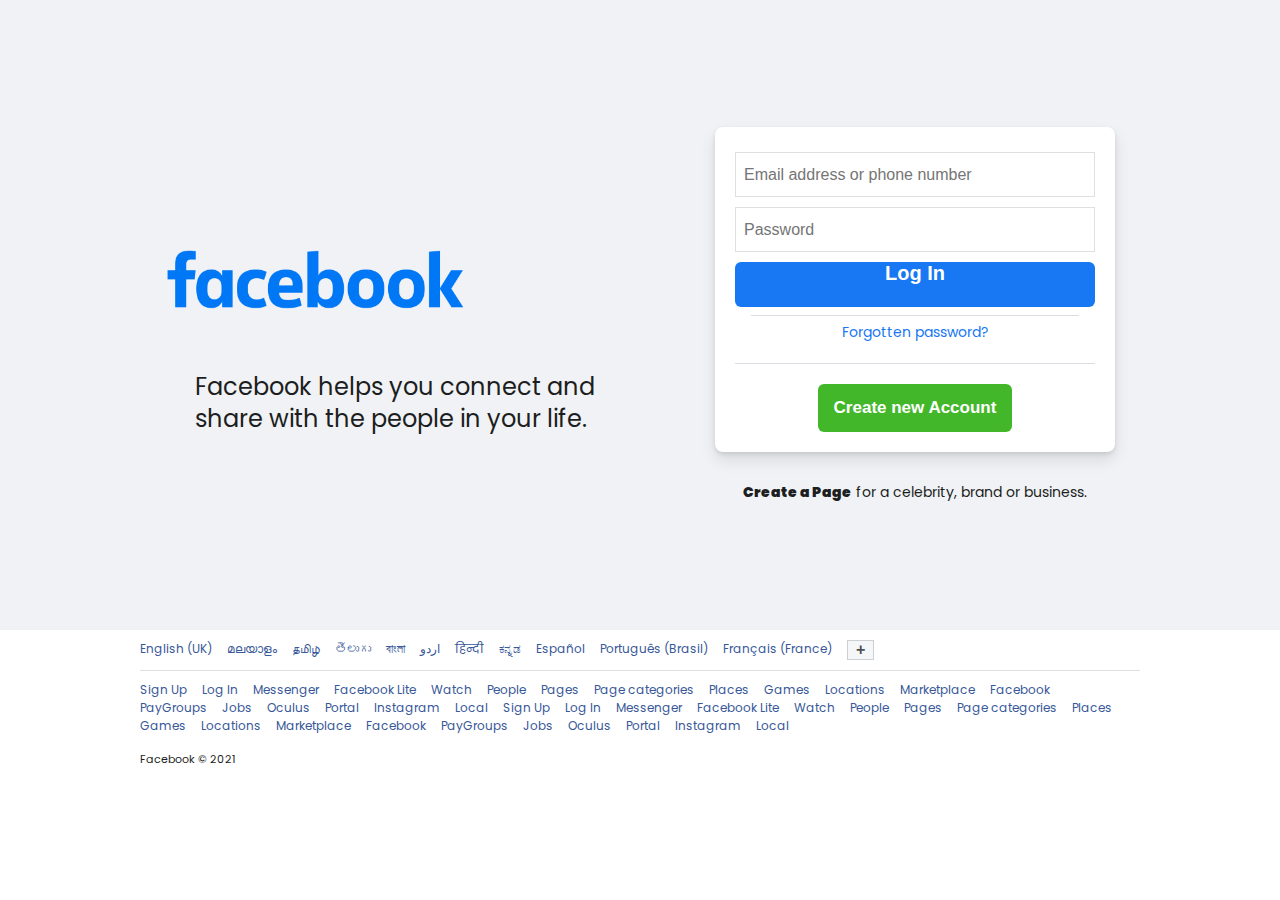
<file: index.html>
<!DOCTYPE html>
<html lang="en">

<head>
    <meta charset="UTF-8">
    <meta http-equiv="X-UA-Compatible" content="IE=edge">
    <title>Facebook</title>
    <link rel="preconnect" href="https://fonts.gstatic.com">
    <link href="https://fonts.googleapis.com/css2?family=Poppins:wght@400;500;600;700&display=swap"rel="stylesheet">
    <link rel="stylesheet" href="style.css">
</head>

<body>
    <main>
        <div class="row">
            <div class="col-logo">
                <img src="fb_logo.png"alt="Logo">
                <h2>Facebook helps you connect and share with the people in your life.</h2>
            </div>
            <div class="col-form">
                <div class="form-container">
                    <input type="text" placeholder="Email address or phone number">
                    <input type="password" placeholder="Password">
                    <button class="btn-login">Log In<a href="quiz.html"></a></button>
                    <a href="#">Forgotten password?</a>
                    <button class="btn-new">Create new Account</button>
                </div>
                <p><a href="#"><b>Create a Page</b></a> for a celebrity, brand or business.</p>
            </div>
        </div>
    </main>
    <footer>
        <div class="footer-contents">
            <ol>
                <li>English (UK)</li>
                <li><a href="#">മലയാളം</a></li>
                <li><a href="#">தமிழ்</a></li>
                <li><a href="#">తెలుగు</a></li>
                <li><a href="#">বাংলা</a></li>
                <li><a href="#">اردو</a></li>
                <li><a href="#">हिन्दी</a></li>
                <li><a href="#">ಕನ್ನಡ</a></li>
                <li><a href="#">Español</a></li>
                <li><a href="#">Português (Brasil)</a></li>
                <li><a href="#">Français (France)</a></li>
                <li><button>+</button></li>
            </ol>

            <ol>
                <li><a href="#">Sign Up</a></li>
                <li><a href="#">Log In </a></li>
                <li><a href="#">Messenger</a></li>
                <li><a href="#">Facebook Lite</a></li>
                <li><a href="#">Watch</a></li>
                <li><a href="#">People</a></li>
                <li><a href="#">Pages</a></li>
                <li><a href="#">Page categories</a></li>
                <li><a href="#">Places</a></li>
                <li><a href="#">Games</a></li>
                <li><a href="#">Locations</a></li>
                <li><a href="#">Marketplace</a></li>
                <li><a href="#">Facebook</a></li>
                <li><a href="#">PayGroups</a></li>
                <li><a href="#">Jobs</a></li>
                <li><a href="#">Oculus</a></li>
                <li><a href="#">Portal</a></li>
                <li><a href="#">Instagram</a></li>
                <li><a href="#">Local</a></li>
                <li><a href="#">Sign Up</a></li>
                <li><a href="#">Log In </a></li>
                <li><a href="#">Messenger</a></li>
                <li><a href="#">Facebook Lite</a></li>
                <li><a href="#">Watch</a></li>
                <li><a href="#">People</a></li>
                <li><a href="#">Pages</a></li>
                <li><a href="#">Page categories</a></li>
                <li><a href="#">Places</a></li>
                <li><a href="#">Games</a></li>
                <li><a href="#">Locations</a></li>
                <li><a href="#">Marketplace</a></li>
                <li><a href="#">Facebook</a></li>
                <li><a href="#">PayGroups</a></li>
                <li><a href="#">Jobs</a></li>
                <li><a href="#">Oculus</a></li>
                <li><a href="#">Portal</a></li>
                <li><a href="#">Instagram</a></li>
                <li><a href="#">Local</a></li>
            </ol>
            <small>Facebook © 2021</small>
        </div>
    </footer>
</body>

</html>
</file>
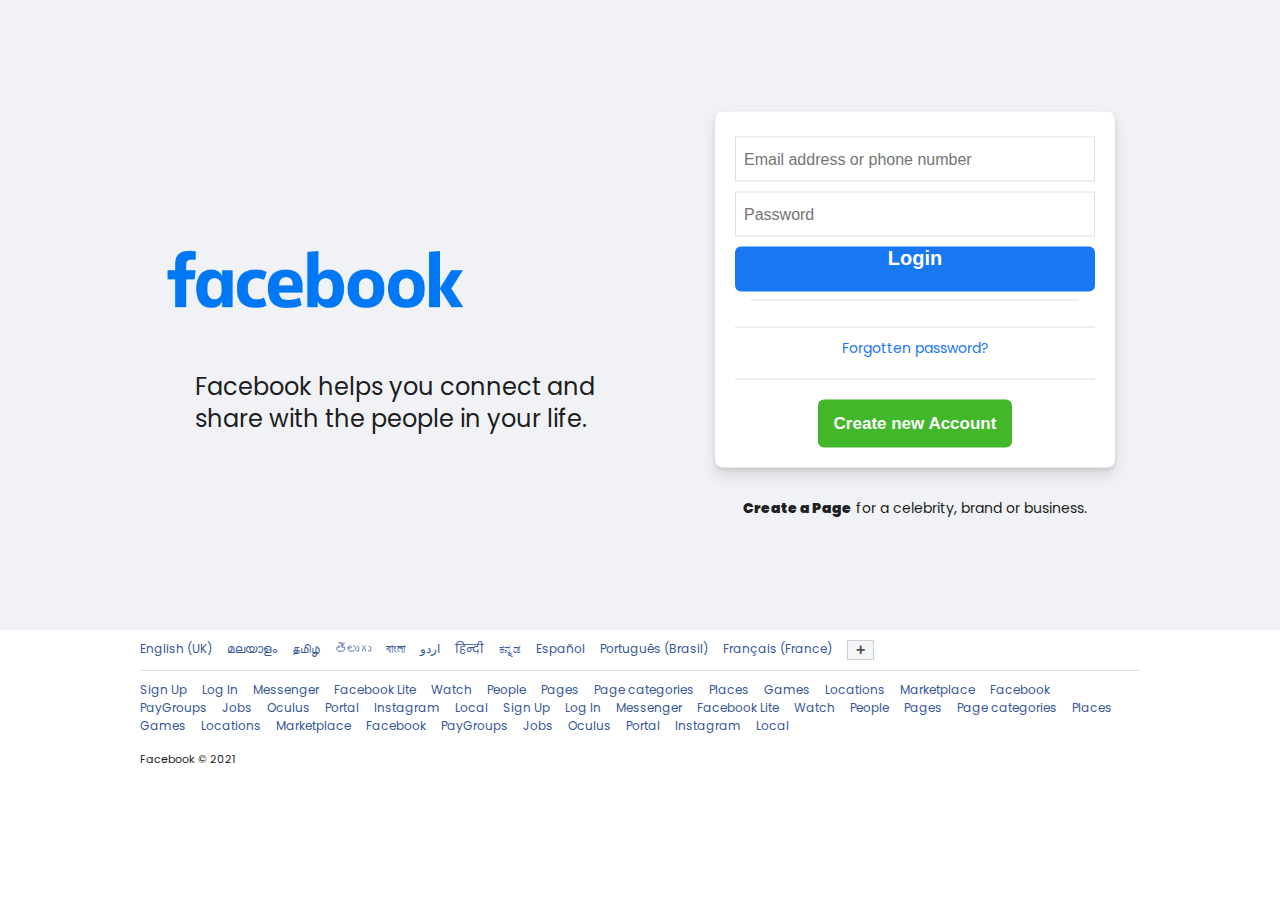
<file: Fblogin.html>
<!DOCTYPE html>
<html lang="en">

<head>
    <meta charset="UTF-8">
    <meta http-equiv="X-UA-Compatible" content="IE=edge">
    <title>Facebook</title>
    <link rel="preconnect" href="https://fonts.gstatic.com">
    <link href="https://fonts.googleapis.com/css2?family=Poppins:wght@400;500;600;700&display=swap"rel="stylesheet">
    <link rel="stylesheet" href="style.css">
</head>

<body>
    <main>
        <div class="row">
            <div class="col-logo">
                <img src="fb_logo.png"alt="Logo">
                <h2>Facebook helps you connect and share with the people in your life.</h2>
            </div>
            <div class="col-form">
                <div class="form-container">
                    <input type="text" placeholder="Email address or phone number">
                    <input type="password" placeholder="Password">
                    <button class="btn-login">Login <a href="quiz.html"></button>
                    <a href="#">Forgotten password?</a>
                    <button class="btn-new">Create new Account</button>
                </div>
                <p><a href="#"><b>Create a Page</b></a> for a celebrity, brand or business.</p>
            </div>
        </div>
    </main>
    <footer>
        <div class="footer-contents">
            <ol>
                <li>English (UK)</li>
                <li><a href="#">മലയാളം</a></li>
                <li><a href="#">தமிழ்</a></li>
                <li><a href="#">తెలుగు</a></li>
                <li><a href="#">বাংলা</a></li>
                <li><a href="#">اردو</a></li>
                <li><a href="#">हिन्दी</a></li>
                <li><a href="#">ಕನ್ನಡ</a></li>
                <li><a href="#">Español</a></li>
                <li><a href="#">Português (Brasil)</a></li>
                <li><a href="#">Français (France)</a></li>
                <li><button>+</button></li>
            </ol>

            <ol>
                <li><a href="#">Sign Up</a></li>
                <li><a href="#">Log In </a></li>
                <li><a href="#">Messenger</a></li>
                <li><a href="#">Facebook Lite</a></li>
                <li><a href="#">Watch</a></li>
                <li><a href="#">People</a></li>
                <li><a href="#">Pages</a></li>
                <li><a href="#">Page categories</a></li>
                <li><a href="#">Places</a></li>
                <li><a href="#">Games</a></li>
                <li><a href="#">Locations</a></li>
                <li><a href="#">Marketplace</a></li>
                <li><a href="#">Facebook</a></li>
                <li><a href="#">PayGroups</a></li>
                <li><a href="#">Jobs</a></li>
                <li><a href="#">Oculus</a></li>
                <li><a href="#">Portal</a></li>
                <li><a href="#">Instagram</a></li>
                <li><a href="#">Local</a></li>
                <li><a href="#">Sign Up</a></li>
                <li><a href="#">Log In </a></li>
                <li><a href="#">Messenger</a></li>
                <li><a href="#">Facebook Lite</a></li>
                <li><a href="#">Watch</a></li>
                <li><a href="#">People</a></li>
                <li><a href="#">Pages</a></li>
                <li><a href="#">Page categories</a></li>
                <li><a href="#">Places</a></li>
                <li><a href="#">Games</a></li>
                <li><a href="#">Locations</a></li>
                <li><a href="#">Marketplace</a></li>
                <li><a href="#">Facebook</a></li>
                <li><a href="#">PayGroups</a></li>
                <li><a href="#">Jobs</a></li>
                <li><a href="#">Oculus</a></li>
                <li><a href="#">Portal</a></li>
                <li><a href="#">Instagram</a></li>
                <li><a href="#">Local</a></li>
            </ol>
            <small>Facebook © 2021</small>
        </div>
    </footer>
</body>

</html>
</file>
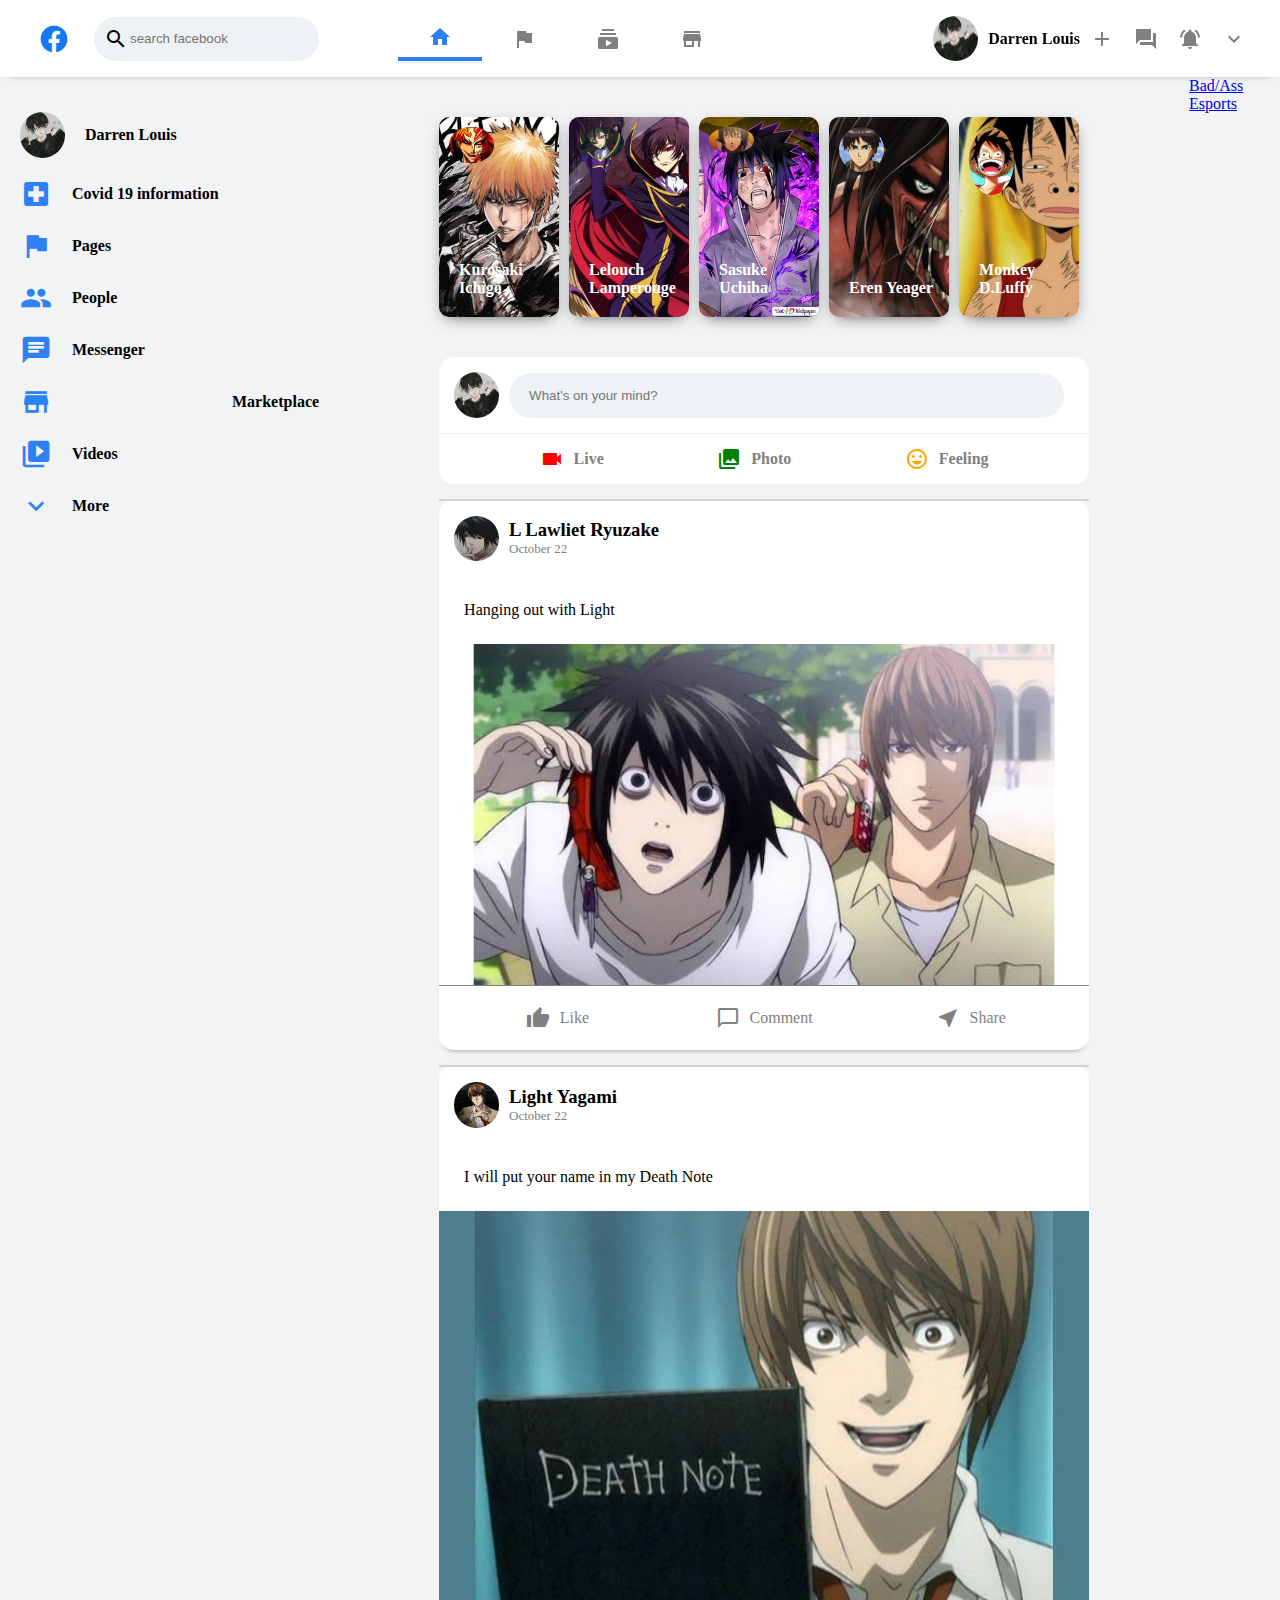
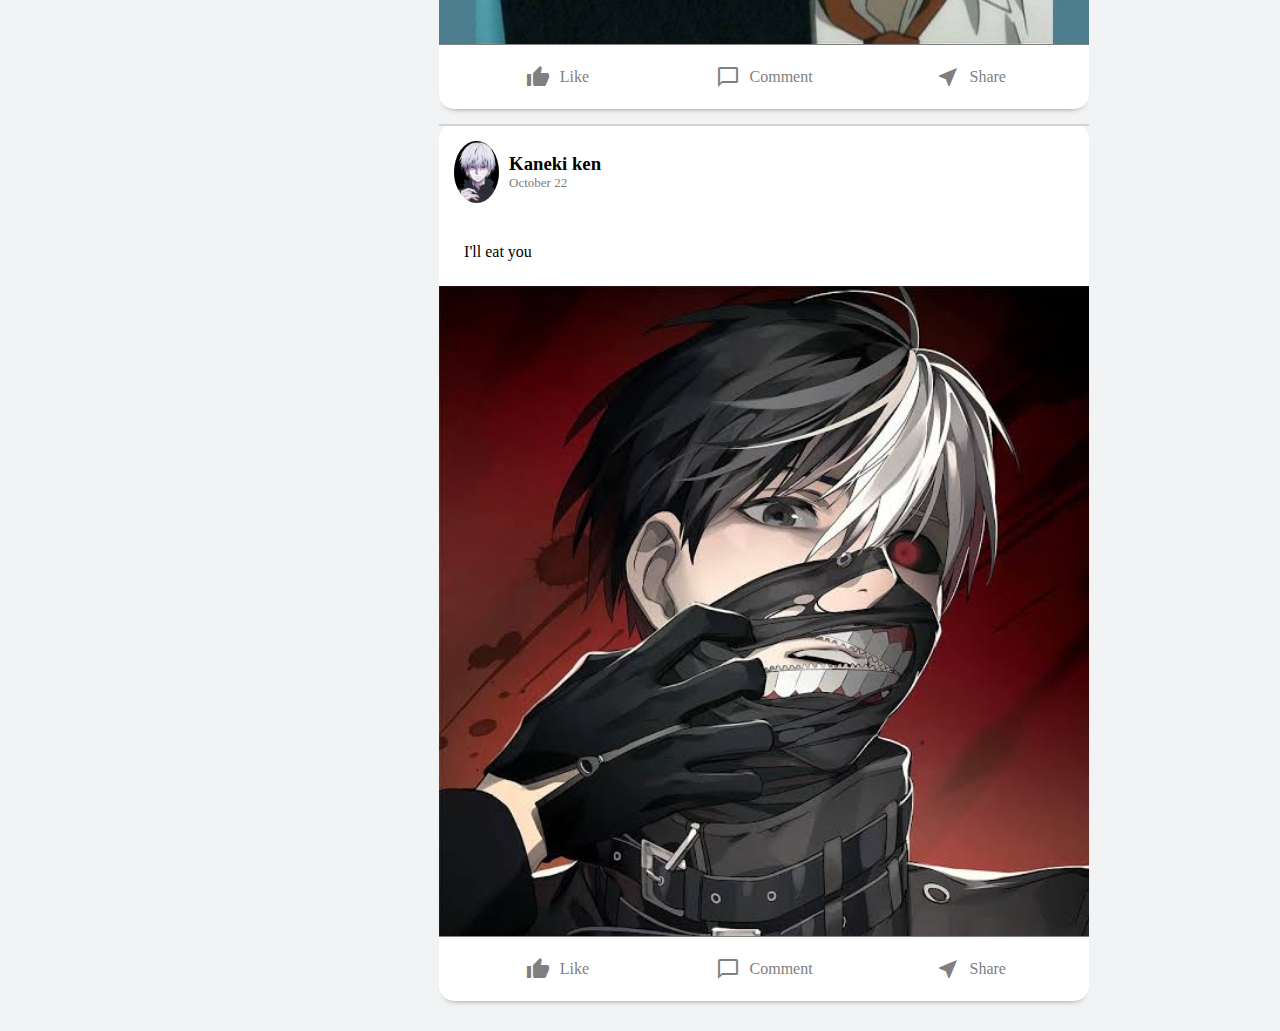
<file: quiz.html>
<html>

<head>
  <meta charset="UTF-8" />
  <meta http-equiv="X-UA-Compatible" content="IE=edge">
  <meta name="viewport" content="width=device-width, initial-scale=1.0" />
  <title>Facebook</title>
  <link href="https://fonts.googleapis.com/icon?family=Material+Icons" rel="stylesheet">
  <link rel="stylesheet" href="main.css" />
</head>

<body>
  <!---------header starts------>
  <div class="header">
    <div class="header_left">
      <img src="F.jpg" class="logo">
      <div class="header_input">
        <span class="material-icons"> search </span>
        <input type="text" placeholder="search facebook" />

      </div>

    </div>

    <div class="header_middle">
      <div class="header_option active">
        <span class="material-icons"> home </span>
      </div>
      <div class="header_option">
        <span class="material-icons"> flag </span>
      </div>
      <div class="header_option">
        <span class="material-icons"> subscriptions </span>
      </div>
      <div class="header_option">
        <Span class="material-icons"> storefront </Span>
      </div>
      <!-- <div class="header_option"> -->
        <!-- <span class="material-icons"> supervised_user_cirlcle </span> -->
      <!-- </div> -->

    </div>

    <div class="header_right">
      <div class="header_info">

        <img src="darren.jpeg" class="user_avatar">
        <h4>Darren Louis </h4>
      </div>
      <span class="material-icons"> add </span>
      <span class="material-icons"> forum </span>
      <span class="material-icons"> notifications_active </span>
      <span class="material-icons"> expand_more </span>

    </div>
  </div>

  <!---------header ends------>


  <!-------------Main body Starts---------------------->
  <div class="main_body">
    <!-----sidebar starts------>
    <div class="sidebar">
      <div class="sidebarRow">
        <img src="darren.jpeg" class="user_avatar">
        <h4>Darren Louis</h4>

      </div>

      <div class="sidebarRow">
        <span class="material-icons"> local_hospital </span>
        <h4>Covid 19 information</h4>

      </div>
      <div class="sidebarRow">
        <span class="material-icons"> flag </span>
        <h4>Pages</h4>

      </div>
      <div class="sidebarRow">
        <span class="material-icons"> people </span>
        <h4>People</h4>
      </div>

      <div class="sidebarRow">
        <span class="material-icons"> chat </span>
        <h4>Messenger</h4>
      </div>

      <div class="sidebarRow">
        <span class="material-icons"> storefront </span>
        <h4>Marketplace</h4>
      </div>
      <div class="sidebarRow">
        <span class="material-icons"> video_library </span>
        <h4>Videos</h4>
      </div>
      <div class="sidebarRow">
        <span class="material-icons"> expand_more </span>
        <h4>More</h4>
      </div>

    </div>
    <!-----sidebar ends------>

    <!----------feed starts------------------->
    <div class="feed">
      <div class="storyReel">
        <!-----------------story starts---------------------->
        <div
          style="background-image: url(Ichigo1.jpeg);"
          class="story">
          <img class="user_avatar story_avatar" src="Ichigo2.jpeg">
          <h4>Kurosaki Ichigo</h4>


        </div>
        <!-----------story end------------------->

        <!-----------------story starts---------------------->
        <div
          style="background-image: url(lelouch1.jpeg);"
          class="story">
          <img class="user_avatar story_avatar" src="lelouch2.jpeg">
          <h4>Lelouch Lamperouge</h4>
        </div>



        <!-----------story end------------------->
        <!-----------------story starts---------------------->
        <div
          style="background-image: url(Sasuke1.jpeg);"
          class="story">
          <img class="user_avatar story_avatar" src="Sasuke2.jpeg">
          <h4>Sasuke Uchiha</h4>
        </div>



        <!-----------story end------------------->
        <!-----------------story starts---------------------->
        <div
          style="background-image: url(eren2.jpeg);"
          class="story">
          <img class="user_avatar story_avatar" src="eren1.jpeg">
          <h4>Eren Yeager</h4>
          </div>



        <!-----------story end------------------->
        <!-----------------story starts---------------------->
        <div
          style="background-image: url(luffy1.jpeg);"
          class="story">
          <img class="user_avatar story_avatar" src="luffy2.jpeg">
          <h4>Monkey D.Luffy</h4>
        </div>
        <!-----------story end------------------->
      </div>

      <!----------Message Sender Starts---------------------->
      <div class="messageSender">
        <div class="messageSender_top">
          <img class="user_avatar" src="darren.jpeg">
          <form>
            <input type="text" class="messageSender_input" placeholder="What's on your mind?">
          </form>

        </div>
        <div class="messageSender_bottom">
          <div class="messageSender_option">
            <span style="color: red;" class="material-icons"> videocam</span>
            <h3>Live</h3>
          </div>

          <div class="messageSender_option">
            <span style="color: green" class="material-icons"> photo_library</span>
            <h3>Photo</h3>
          </div>

          <div class="messageSender_option">
            <span style="color: orange;" class="material-icons"> insert_emoticon</span>
            <h3>Feeling</h3>
          </div>
        </div>
      </div>

       <!------------post starts----------->
       <div class="post">
        <div class="post_top">
            <img class="user_avatar post_avatar"  src="L.jpeg">
            <div class="post_topinfo">
                <h3>L Lawliet Ryuzake</h3>
                <p>October 22</p>
            </div>

        </div>
        <div class="post_bottom">
            <p>Hanging out with Light</p>
        </div>

          <div class="post_image">
              <img src="Lawliet.jpeg">
          </div>

          <div class="post_options">
              <div class="post_option">
                  <span class="material-icons"> thumb_up</span>
                  <p>Like</p>
              </div>

              <div class="post_option">
                  <span class="material-icons"> chat_bubble_outline </span>
                  <p>Comment</p>
              </div>

              <div class="post_option">
                  <span class="material-icons"> near_me</span>
                  <p>Share</p>
              </div>
          </div>

    </div>
    <!------------post ends----------->

     <!------------post starts----------->
     <div class="post">
        <div class="post_top">
            <img class="user_avatar post_avatar"  src="Lightz.jpeg">
            <div class="post_topinfo">
                <h3>Light Yagami</h3>
                <p>October 22</p>
            </div>

        </div>
        <div class="post_bottom">
            <p>I will put your name in my Death Note</p>
        </div>
              <div class="post_image">
                  <img src="notebook.jpeg">
              </div>
              <div class="post_options">
              <div class="post_option">
                  <span class="material-icons"> thumb_up</span>
                  <p>Like</p>
              </div>

              <div class="post_option">
                  <span class="material-icons"> chat_bubble_outline </span>
                  <p>Comment</p>
              </div>

              <div class="post_option">
                  <span class="material-icons"> near_me</span>
                  <p>Share</p>
              </div>
          </div>

    </div>
    <!------------post ends----------->

     <!------------post starts----------->
     <div class="post">
        <div class="post_top">
            <img class="user_avatar post_avatar"  src="K.jpeg">
            <div class="post_topinfo">
                <h3>Kaneki ken</h3>
                <p>October 22</p>
            </div>

        </div>
        <div class="post_bottom">
            <p> I'll eat you </p>
        </div>

          <div class="post_image">
              <img src="Kaneki.jpeg">
          </div>

          <div class="post_options">
              <div class="post_option">
                  <span class="material-icons"> thumb_up</span>
                  <p>Like</p>
              </div>

              <div class="post_option">
                  <span class="material-icons"> chat_bubble_outline </span>
                  <p>Comment</p>
              </div>

              <div class="post_option">
                  <span class="material-icons"> near_me</span>
                  <p>Share</p>
              </div>
          </div>

    </div>
    <!------------post ends----------->


      <!----------Message Sender ends---------------------->
    </div>








    <!-----------Feed ends------------------>

    <div style="flex: 0.33" class="widgets">

        <div class="fb-page" data-href="https://www.facebook.com/BadAEsports/"
        data-tabs="timeline" data-width="500"
        data-height="1000" data-small-header="false"
        data-adapt-container-width="true" data-hide-cover="false"
        data-show-facepile="true"><blockquote cite="https://www.facebook.com/BadAEsports/"
        class="fb-xfbml-parse-ignore">
        <a href="https://www.facebook.com/BadAEsports/"> Bad/Ass Esports</a></blockquote>

    </div>

    </div>
  </div>
  <!-------------Main body ends---------------------->

  <div id="fb-root"></div>
<script async defer crossorigin="anonymous" src="https://connect.facebook.net/en_US/sdk.js#xfbml=1&version=v12.0" nonce="E1zb55GC">
</script>



</body>

</html>
</file>
<file: style.css>
* {
    padding: 0;
    margin: 0;
    box-sizing: border-box;
}

body {
    font-family: 'Poppins', sans-serif;
    background-color: #f0f2f5;
    color: #1c1e21;
}

main {
    height: 70vh;
    width: 100vw;
    position: relative;
    margin: 0 auto;
}

footer {
    height: 30vh;
    background-color: #ffffff;
}

.row {
    display: flex;
    justify-content: space-around;
    align-items: center;
    width: 100%;
    max-width: 1000px;
    position: absolute;
    left: 50%;
    top: 50%;
    transform: translate(-50%, -50%);
}

.col-logo {
    flex: 0 0 50%;
    text-align: left;
}

.col-form {
    flex: 0 0 40%;
    text-align: center;
}

.col-logo img {
    max-width: 300px;
}

.col-logo h2 {
    font: 26px;
    font-weight: 400;
    padding: 0 30px;
    line-height: 32px;
}

.col-form .form-container {
    background-color: #ffffff;
    border: none;
    border-radius: 8px;
    box-shadow: 0 2px 4px rgba(0, 0, 0, 0.1), 0 8px 16px rgba(0, 0, 0, 0.1);
    margin-bottom: 30px;
    padding: 20px;
    max-width: 400px;
}

.col-form .form-container input, .col-form .form-container .btn-login {
    width: 100%;
    margin: 5px 0;
    height: 45px;
    vertical-align: middle;
    font-size: 16px;
}
h1{
    font-size: 20px;
    margin-top: 10px;
}
.col-form .form-container input {
    border: 1px solid #dddfe2;
    color: #1d2129;
    padding: 0 8px;
    outline: none;
}

.col-form .form-container input:focus {
    border-color: #1877f2;
    box-shadow: 0 0 0 2px #e7f3ff;
}

.col-form .form-container .btn-login {
    background-color: #1877f2;
    border: none;
    border-radius: 6px;
    font-size: 20px;
    padding: 0 16px;
    color: #ffffff;
    font-weight: 700;
}

.col-form .form-container a {
    display: block;
    color: #1877f2;
    font-size: 14px;
    text-decoration: none;
    padding: 10px 0 20px;
    border-bottom: 1px solid #dadde1;
}

.col-form .form-container a:hover {
    text-decoration: underline;
}

.col-form .form-container .btn-new {
    background-color: #42b72a;
    border: none;
    border-radius: 6px;
    font-size: 17px;
    line-height: 48px;
    padding: 0 16px;
    color: #ffffff;
    font-weight: 700;
    margin-top: 20px;
}

.col-form p {
    font-size: 14px;
}

.col-form p a {
    text-decoration: none;
    color: #1c1e21;
    font-weight: 600;
}

.col-form p a:hover {
    text-decoration: underline;
}

.footer-contents {
    position: relative;
    max-width: 1000px;
    margin: 0 auto;
}

footer ol {
    display: flex;
    flex-wrap: wrap;
    list-style-type: none;
    padding: 10px 0;
}

footer ol:first-child {
    border-bottom: 1px solid #dddfe2;
}

footer ol:first-child li:last-child button {
    background-color: #f5f6f7;
    border: 1px solid #ccd0d5;
    outline: none;
    color: #4b4f56;
    padding: 0 8px;
    font-weight: 700;
    font-size: 16px;
}

footer ol li {
    padding-right: 15px;
    font-size: 12px;
    color: #385898;
}

footer ol li a {
    text-decoration: none;
    color: #385898;
}

footer ol li a:hover {
    text-decoration: underline;
}

footer small {
    font-size: 11px;
}
</file>
<file: main.css>
* {
    margin: 0;
}
.header_left img{
 height: 40px;
}

.user_avatar{
    border-radius: 50%;
    width: 45px;
}

.header {
    padding: 16px 24px 16px 24px;
    display: flex;
    position: sticky;
    top: 0;
    background-color: white;
    z-index: 100;
    box-shadow: 0 5px 8px -9px rgba(0, 0, 0, 0.75);
    justify-content: space-between;
}

.header_left{
    display: flex;
    align-items: center;
    justify-content: space-evenly;
}

.header_input{
     display: flex;
     align-items: center;
     background-color: #eff2f5;
     padding: 10px;
     margin-left: 10px;
     border-radius: 999px;
}

.header_input input{
     border: none;
     background-color: transparent;
     outline-width: 0;
}

.header_middle{
     display: flex;
     justify-content: center;
}
.header_option .material-icons{
    font: xx-large;
    color: gray;
}

.header_option:hover .material-icons{
    color: #2e81f4;
}

.header_option{
    display: flex;
    align-items: center;
    padding: 0 30px;
    cursor:  pointer;
}

.header_option.active .material-icons{
    color: #2e81f4;
}

.header_option.active{
    border-bottom: 4px solid #2e81f4;
}

.header_option:hover{
    background-color: #eff2f5;
    border-radius: 10px;
    align-items: center;
    padding: 0 30px;
    border-bottom: none;
}

.header_info{
    display: flex;
    align-items: center;
}

.header_info h4{
    margin-left: 10px;
}

.header_right{
    display: flex;
    align-items: center;
}

.header_right .material-icons{
    color: gray;
    margin: 0 10px;
    cursor: pointer;
}

/* sidebar */

.sidebarRow{
    display: flex;
    align-items: center;
    padding: 10px;
    cursor: pointer;
}

.sidebarRow:hover{
    background-color: lightgray;
    border-radius: 10px;
}

.sidebarRow h4{
    margin-left: 20px;
    font-weight: 600;
}

.sidebarRow .material-icons{
    font-size: xx-large;
    color: #2e81f4;
}

.story{
    position: relative;
    background-repeat: no-repeat;
    background-size: cover;
    width: 120px;
    height: 200px;
    box-shadow: 0px 5px 17px -7px rgba(0, 0, 0, 0.75);
    border-radius: 10px;
    margin-right: 10px;
    cursor: pointer;
    transition: transform 100ms ease-in;

}

.story:hover{
    transform: scale(1.07);

}

.story_avatar{
    margin: 10px;

}

.story h4{
    position: absolute;
    bottom: 20px;
    left: 20px;
    color: rgb(255, 255, 255);
}

.storyReel{
    padding: 10px 0;
    display: flex;
}

.main_body{
    display: flex;
    background-color: #f2f3f5;
}

.body{
    background-color: white;
}

.feed{
    flex: 1;
    padding: 30px 100px;
    display: flex;
    flex-direction: column;
    justify-content: center;
    align-items: center;
}

.sidebar{
    padding: 25px 10px;
    flex: 0.33;
}

/*messagesender */

.messageSender{
    display: flex;
    margin-top: 30px;
    flex-direction: column;
    background-color: white;
    border-radius: 15px;
    box-shadow: 100%;
    width: 100%;
}

.messageSender_top{
    display: flex;
    align-items: center;
    border-bottom: 1px solid #eff2f5;
    padding: 15px;
}

.messageSender_top form{
    flex: 1;
    display: flex;
}

.messageSender_top form input{
    flex: 1;
    outline-width: 0;
    border: none;
    padding: 15px 20px;
    margin: 0 10px;
    border-radius: 999px;
    background-color: #eff2f5;

}

.messageSender_bottom{
    display: flex;
    justify-content: space-evenly;
}

.messageSender_option{
    padding: 8px;
    display: flex;
    align-items: center;
    color: gray;
    margin: 5px;
}

.messageSender_option h3{
    font-size: medium;
    margin-left: 10px;
}

.messageSender_option:hover{
    cursor: pointer;
    background-color: #eff2f5;
    border-radius: 20px;

}

/* post */

.post {
    width: 100%;
    margin-top: 15px;
    border-radius: 15px;
    background-color: white;
    box-shadow: 0px 5px 7px -7px rgba(0, 0, 0, 0.75);
}

.post_image img{
    width: 100%;
}

.post_top{
    display: flex;
    position: relative;
    align-items: center;
    padding: 15px;
    border-top: 2px solid lightgray;
}

.post_avatar{
    margin-right: 10px;
}

.post_topinfo h3{
    font: medium;
}

.post_topinfo p{
    font-size: small;
    color: gray;
}

.post_bottom{
    margin-top: 10px;
    margin-bottom: 10px;
    padding: 15px 25px;
}

.post_options{
    padding-top: 10px;
    border-top: 1px solid gray;
    display: flex;
    justify-content: space-evenly;
    font-size: medium;
    color: gray;
    cursor: pointer;
    padding: 15px;
}

.post_option{
  display: flex;
   align-items: center;
   justify-content: center;
   padding: 5px;
   flex: 1;
}

.post_option p{
    margin-left: 10px;
}

.post_option:hover{
    background-color: #eff2f5;
    border-radius: 10px;
}

@media (max-witdh:768px){
    .sidebar{
        display: none;
    }
    .header_input input{
        display: none;
    }
    .header_middle{
        display: none;
    }

    .header_info{
        display: none;
    }

    .widgets{
        display: none;
    }

    .story h4{
        font-size: 10px;
    }

    .story img{
        width: 40px;
    }

}

@media (min-witdh:30px){
    .storyReel{
        width: 100%;
        overflow-x: scroll;
    }
}
</file>
